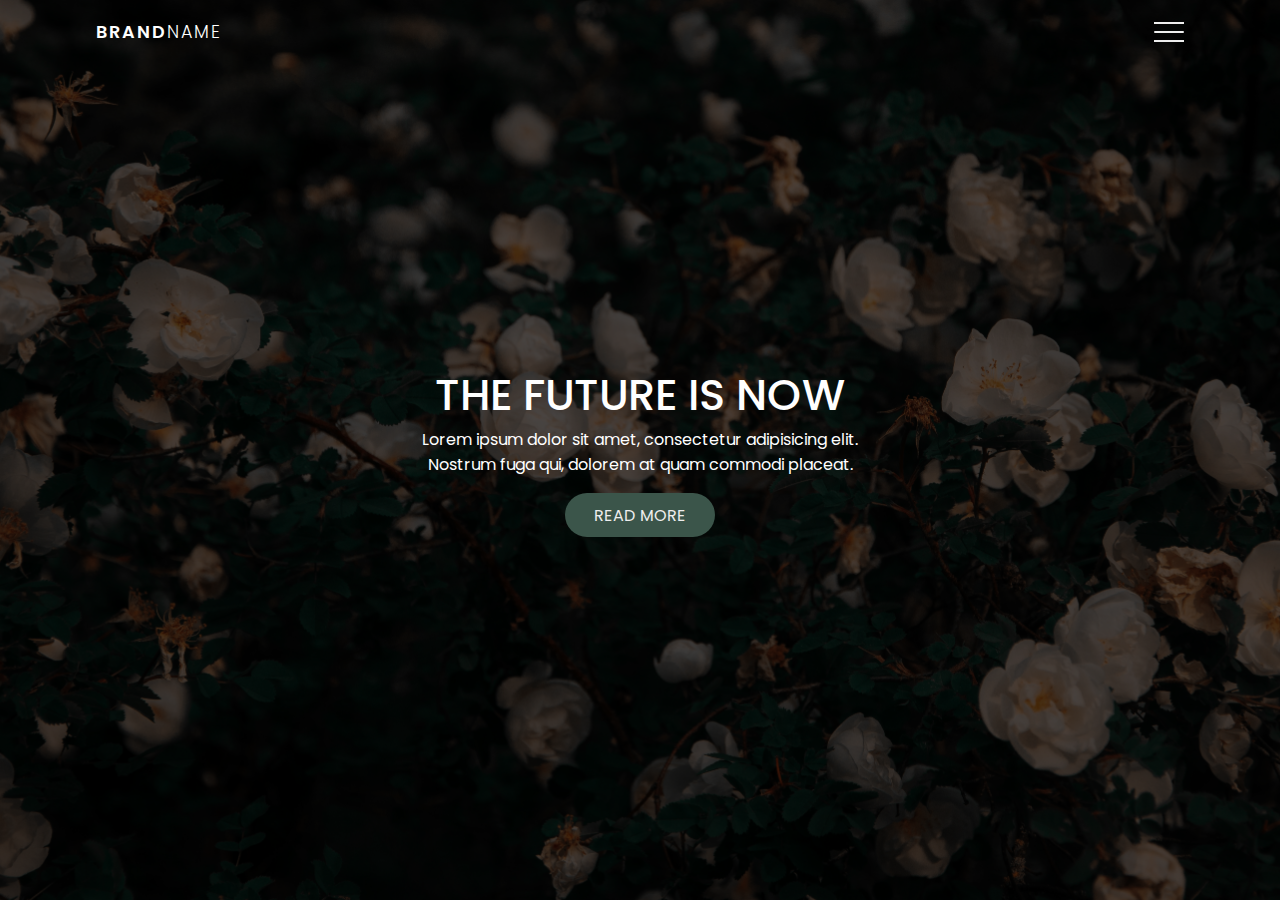
<file: HTML_code/3Dnav/index.html>
<!DOCTYPE html>
<html lang="en">
<head>
    <meta charset="UTF-8">
    <meta name="viewport" content="width=device-width, initial-scale=1.0">
    <title>Navbar Animation</title>
    <link rel="stylesheet" href="style.css">
</head>
<body>
    <div class="container">
        <div class="navbar">
            <div class="menu">
                <h3 class="logo">Brand<span>Name</span></h3>
                <div class="hamburger-menu">
                    <div class="bar"></div>
                </div>
            </div>
        </div>
        <div class="main-container">
            <div class="main">
                <header>
                    <div class="overlay">
                        <div class="inner">
                            <h2 class="title">THE FUTURE IS NOW</h2>
                            <p>Lorem ipsum dolor sit amet, consectetur adipisicing elit. Nostrum fuga qui, dolorem at quam commodi placeat.</p>
                            <a href="#" class="btn">Read More</a>
                        </div>
                    </div>
                </header>
            </div>

            <div class="shadow one"></div>
            <div class="shadow two"></div>
        </div>
        <div class="links">
            <ul>
                <li><a href="#" style="--i: 0.05s">Home</a></li>
                <li><a href="#" style="--i: 0.1s">Services</a></li>
                <li><a href="#" style="--i: 0.15s">Portfolio</a></li>
                <li><a href="#" style="--i: 0.2s">Testimonials</a></li>
                <li><a href="#" style="--i: 0.25s">About</a></li>
                <li><a href="#" style="--i: 0.3s">Contact</a></li>
            </ul>
        </div>
    </div>

    <script src="main.js"></script>
</body>
</html>
</file>
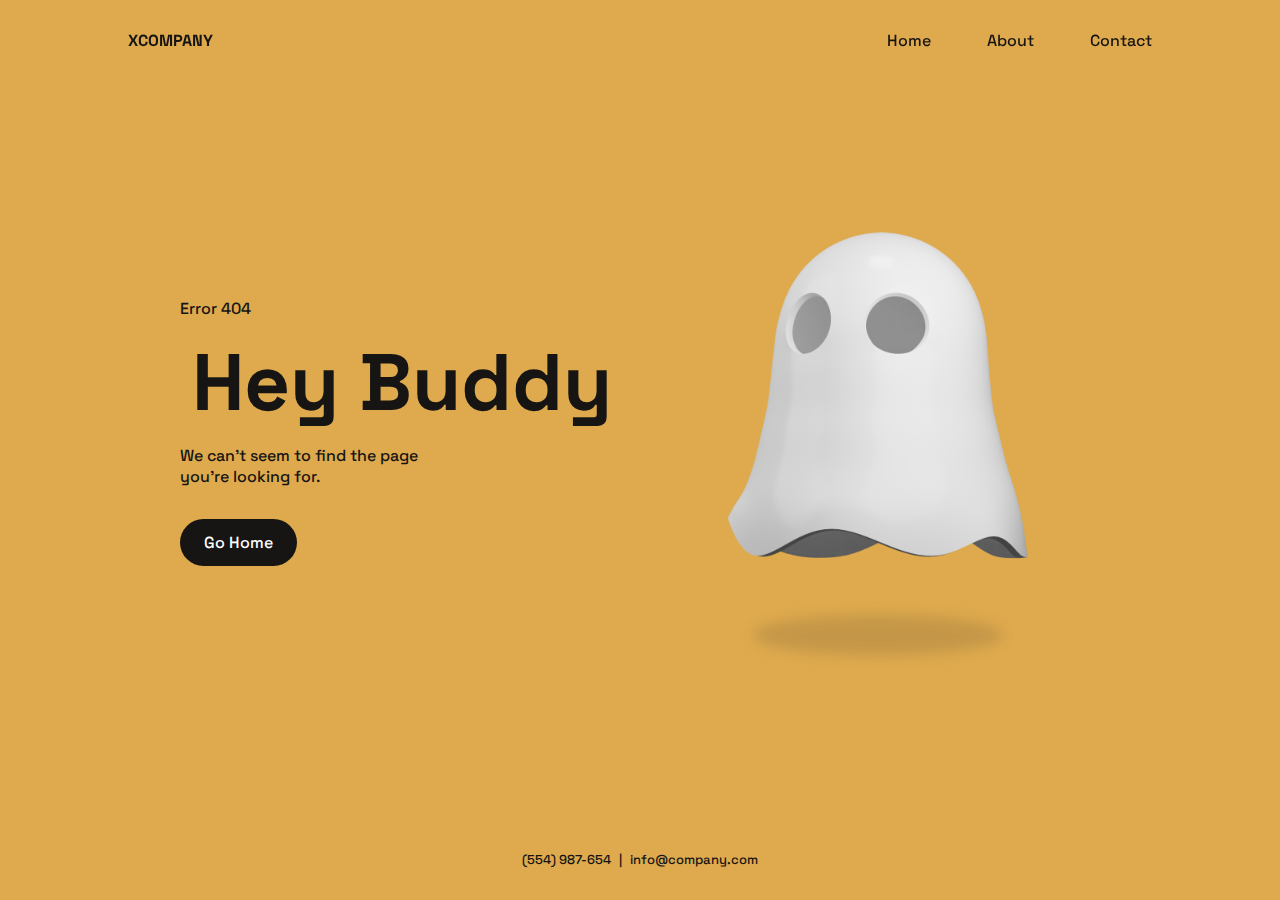
<file: HTML_code/404Page/index.html>
<!DOCTYPE html>
<html lang="en">
<head>
    <meta charset="UTF-8">
    <meta name="viewport" content="width=device-width, initial-scale=1.0">
    <title>Error 404</title>
    <!-- CSS -->
    <link rel="stylesheet" href="style.css">
    <!-- Boxicons -->
    <link href='https://unpkg.com/boxicons@2.1.4/css/boxicons.min.css' rel='stylesheet'>
</head>
<body>
    <!-- header -->
    <header class="header">
        <nav class="nav container">
            <a href="#" class="nav-logo">
                XCOMPANY
            </a>
            <div class="nav-menu">
                <ul class="nav-list">
                    <li class="nav-item"><a href="#" class="nav-link">Home</a></li>
                    <li class="nav-item"><a href="#" class="nav-link">About</a></li>
                    <li class="nav-item"><a href="#" class="nav-link">Contact</a></li>
                </ul>
                <div class="nav-close">
                    <i class="bx bx-x"></i>
                </div>
            </div>

            <!-- toggle button -->
            <div class="nav-toggle">
                <i class="bx bx-grid-alt"></i>
            </div>
        </nav>
    </header>

    <!-- main -->
    <main class="main">
        <!-- home -->
        <section class="home">
            <div class="home-container container">
                <div class="home-data">
                    <span class="home-subtitle">Error 404</span>
                    <h1 class="home-title">Hey Buddy</h1>
                    <p class="home-desc">
                        We can't seem to find the page <br> you're looking for.
                    </p>
                    <a href="#" class="home-btn">Go Home</a>
                </div>

                <div class="home-img">
                    <img src="ghost-img.png" alt="#">
                    <div class="img-shadow"></div>
                </div>
            </div>

            <footer class="home-footer">
                <span>(554) 987-654</span>
                <span> | </span>
                <span>info@company.com</span>
            </footer>
        </section>
    </main>
    
    <!-- main js -->
    <script src="main.js"></script>
</body>
</html>
</file>
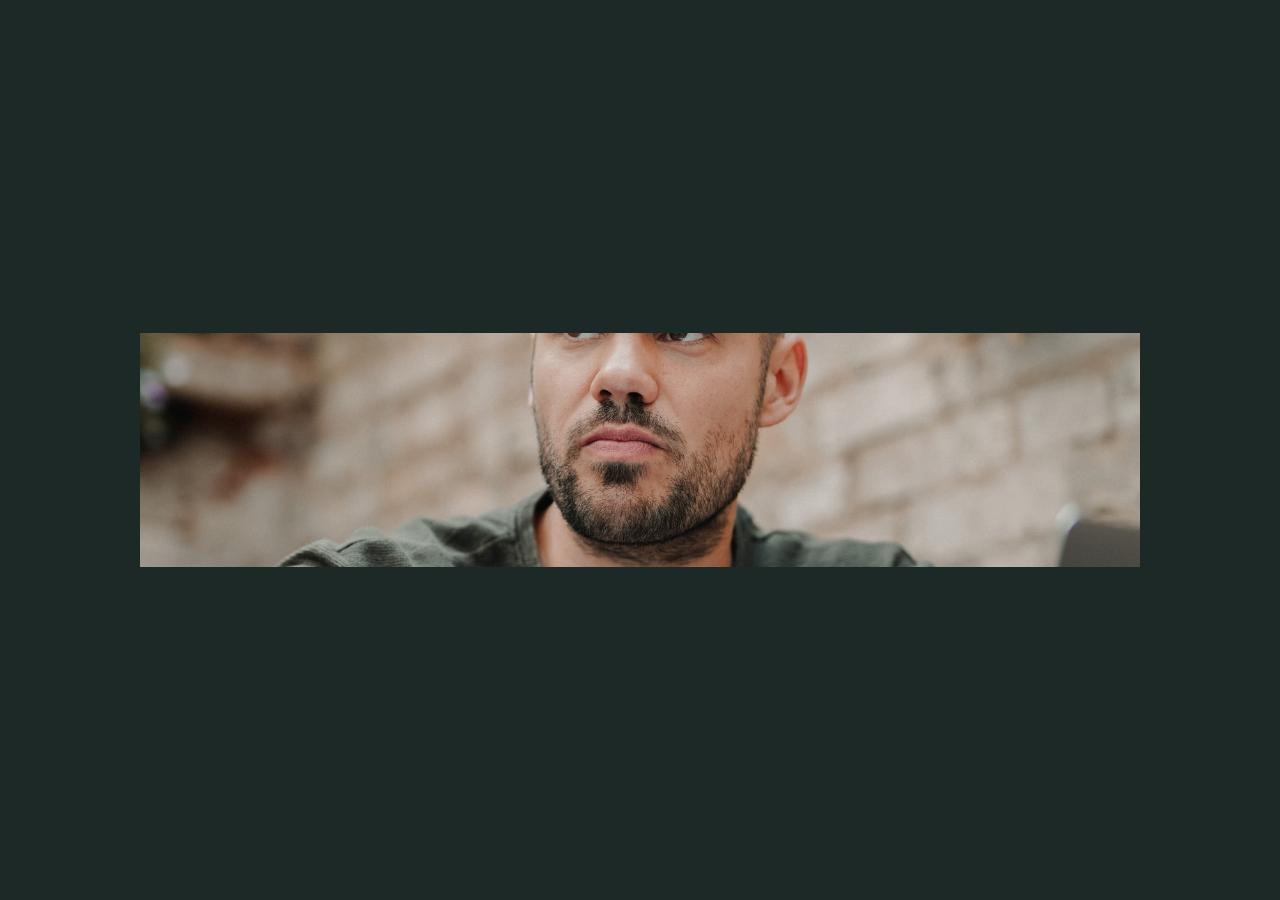
<file: HTML_code/Animation/index.html>
<!DOCTYPE html>
<html lang="en">
<head>
    <meta charset="UTF-8">
    <meta name="viewport" content="width=device-width, initial-scale=1.0">
    <title>Website Animations</title>
    <link href='https://unpkg.com/boxicons@2.1.4/css/boxicons.min.css' rel='stylesheet'>
    <link rel="stylesheet" href="style.css">
</head>

<body>

    <main>
        <nav class="hide">
            <img src="signature.png" class="signature">
            <ul>
                <li class="nav-link"><a href="#">Work<i class='bx bx-chevron-down'></i></a></li>
                <li class="nav-link"><a href="#">About</a></li>
                <li class="nav-link"><a href="#">Contact</a></li>
            </ul>
        </nav>

        <div class="image-wrap"></div>
    
        <h1 class="big-name">PERRY <br> KASHTON</h1>

        <span class="scroll hide">Scroll Down</span>
        <span class="line hide"></span>
    
        <div class="bottom-section hide">
            <p>
                <i class='bx bx-map' ></i> Located in England
            </p>
            <ul class="social-media">
                <li><a href="#"><i class='bx bxl-instagram' ></i></a></li>
                <li><a href="#"><i class='bx bxl-linkedin' ></i></a></li>
                <li><a href="#"><i class='bx bxl-twitter' ></i></a></li>
            </ul>
        </div>
    </main>

    <!-- Javascript -->
    <script src="https://cdn.jsdelivr.net/npm/gsap@3.12.2/dist/gsap.min.js"></script>
    <script src="main.js"></script>
</body>
</html>
</file>
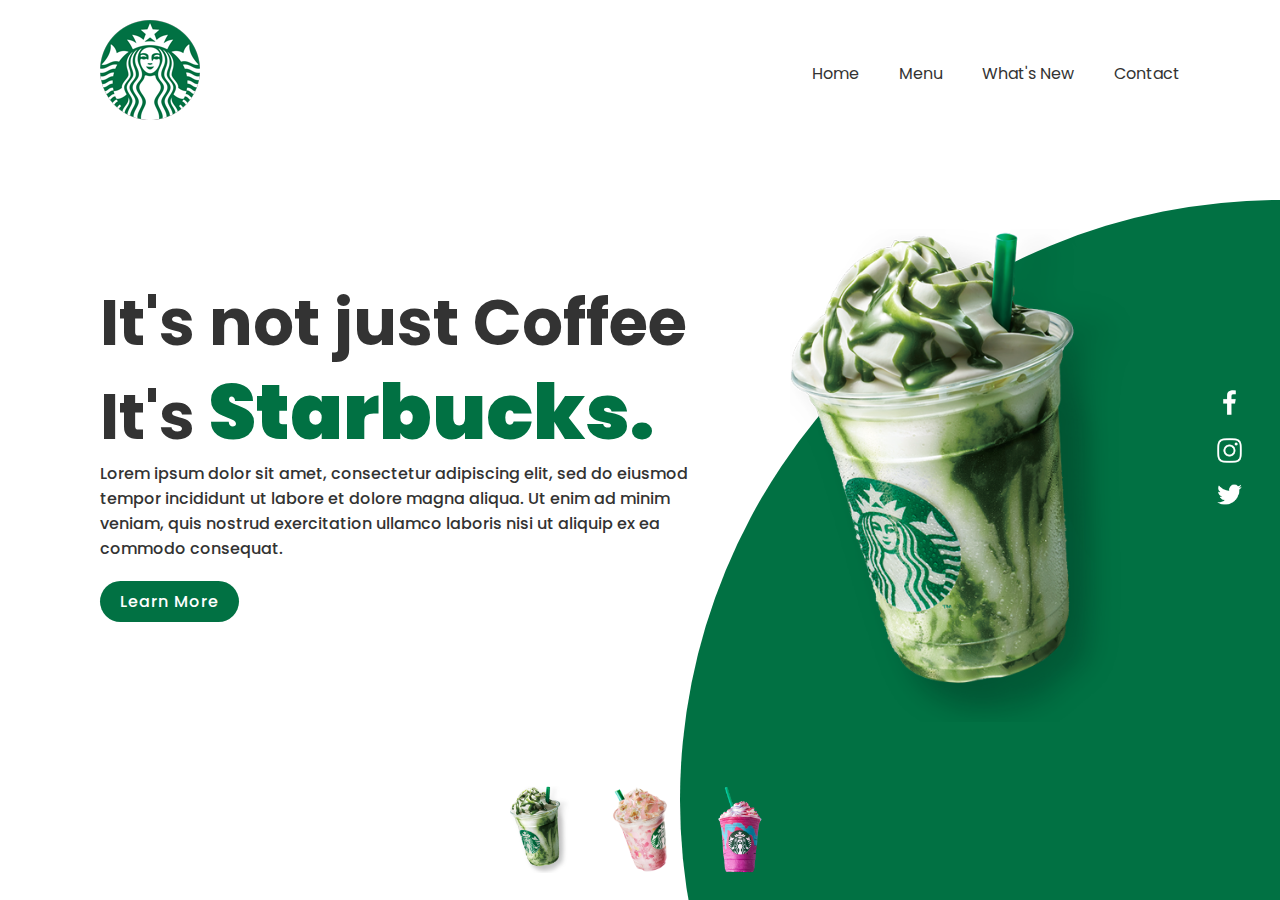
<file: HTML_code/Starbucks/index.html>
<!DOCTYPE html>
<html lang="en">
<head>
    <meta charset="UTF-8">
    <meta name="viewport" content="width=device-width, initial-scale=1.0">
    <title>Starbucks</title>
    <link rel="stylesheet" href="style.css">
</head>
<body>
    <section>
        <div class="circle"></div>
        <header>
            <a href="#" class="logo"><img src="logo.png" alt=""></a>
            <ul>
                <li><a href="#">Home</a></li>
                <li><a href="#">Menu</a></li>
                <li><a href="#">What's New</a></li>
                <li><a href="#">Contact</a></li>
            </ul>
        </header>
        <div class="content">
            <div class="textBox">
                <h2>It's not just Coffee<br>It's <span>Starbucks.</span></h2>
                <p>Lorem ipsum dolor sit amet, consectetur adipiscing elit, sed do eiusmod tempor incididunt ut labore et dolore magna aliqua. Ut enim ad minim veniam, quis nostrud exercitation ullamco laboris nisi ut aliquip ex ea commodo consequat.</p>
                <a href="#">Learn More</a>
            </div>
            <div class="imgBox">
                <img src="img1.png" class="starbucks">
            </div>
        </div>
        <ul class="thumb">
            <li><img src="img1.png" onclick="imgSlider('img1.png'); circleColor('#017143')"></li>
            <li><img src="img2.png" onclick="imgSlider('img2.png'); circleColor('#eb7495')"></li>
            <li><img src="img3.png" onclick="imgSlider('img3.png'); circleColor('#d752b1')"></li>
        </ul>
        <ul class="sci">
            <li><img src="facebook.png"></li>
            <li><img src="instagram.png"></li>
            <li><img src="twitter.png"></li>
        </ul>
    </section>

    <script type="text/javascript">
        function imgSlider(anything){
            document.querySelector('.starbucks').src = anything;
        }

        function circleColor(color){
            const circle = document.querySelector('.circle');
            circle.style.background = color;
        }
    </script>
</body>
</html>
</file>
<file: HTML_code/3Dnav/style.css>
@import url('https://fonts.googleapis.com/css2?family=Poppins:wght@200;300;400;500;600;700;800;900&display=swap');

*{
    padding: 0;
    margin: 0;
    box-sizing: border-box;
}

body{
    font-family: 'Poppins', sans-serif;
}

.container{
    min-height: 100vh;
    width: 100%;
    background-color: #485461;
    background-image: linear-gradient(135deg, #333 0%, #111 74%);
    overflow-x: hidden;
    transform-style: preserve-3d;
}

.navbar{
    position: fixed;
    top: 0;
    left: 0;
    width: 100%;
    z-index: 10;
    height: 3rem;
}

.menu{
    max-width: 72rem;
    width: 100%;
    margin: 0 auto;
    padding: 0 2rem;
    display: flex;
    justify-content: space-between;
    align-items: center;
    color: #fff;
}

.logo{
    font-size: 1.1rem;
    font-weight: 600;
    text-transform: uppercase;
    letter-spacing: 2px;
    line-height: 4rem;
}

.logo span{
    font-weight: 300;
}

.hamburger-menu{
    height: 4rem;
    width: 3rem;
    cursor: pointer;
    display: flex;
    align-items: center;
    justify-content: end;
}

.bar{
    width: 1.9rem;
    height: 1.5px;
    border-radius: 2px;
    background-color: #eee;
    transition: 0.5s;
    position: relative;
}

.bar:before, .bar:after{
    content: '';
    position: absolute;
    width: inherit;
    height: inherit;
    background-color: #eee;
    transition: 0.5s;
}

.bar:before{
    transform: translateY(-9px);
}

.bar:after{
    transform: translateY(9px);
}

.main{
    position: relative;
    width: 100%;
    left: 0;
    z-index: 5;
    background-color: #fff;
    overflow: hidden;
    transform-origin: left;
    transform-style: preserve-3d;
    transition: 0.5s; 
}

header{
    min-height: 100vh;
    width: 100%;
    background: url(img.jpg) no-repeat top center / cover;
    position: relative;
}

.overlay{
    position: absolute;
    width: 100%;
    height: 100%;
    top: 0;
    left: 0;
    background-color: rgba(0, 0, 0, 0.7);
    display: flex;
    justify-content: center;
    align-items: center;
}

.inner{
    max-width: 35rem;
    text-align: center;
    color: #fff;
    padding: 0 2rem;
    display: flex;
    flex-direction: column;
    align-items: center;
}

.title{
    font-size: 2.7rem;
    font-weight: 500;
}

.btn{
    max-width: 11rem;
    margin-top: 1rem;
    padding: 0.6rem 1.8rem;
    background-color: #3b554a;
    border: none;
    border-radius: 25px;
    color: #eee;
    text-transform: uppercase;
    cursor: pointer;
    text-decoration: none;
}

.container.active .bar{
    transform: rotate(360deg);
    background-color: transparent;
}

.container.active .bar:before{
    transform: translateY(0) rotate(45deg);
}

.container.active .bar:after{
    transform: translateY(0) rotate(-45deg);
}

.container.active .main{
    animation: main-animation 0.5s ease;
    cursor: pointer;
    transform: perspective(1300px) rotateY(20deg) scale(0.5) translateZ(310px);
}

@keyframes main-animation{
    from{
        transform: translate(0);
    }
    to{
        transform: perspective(1300px) rotateY(20deg) scale(0.5) translateZ(310px); 
    }
}

.links{
    position: absolute;
    width: 30%;
    right: 0;
    top: 0;
    height: 100vh;
    z-index: 2;
    display: flex;
    justify-content: center;
    align-items: center;
    flex-direction: column;
}

ul{
    list-style: none;
}

.links a{
    text-decoration: none;
    color: #eee;
    padding: 0.7rem 0;
    display: inline-block;
    transition: 0.3s ease;
    font-size: 1rem;
    font-weight: 300;
    text-transform: uppercase;
    letter-spacing: 1px;
    transition: 0.3s;
    opacity: 0;
    transform: translateY(10px);
    animation: hide 0.5s forwards ease;
}

.links a:hover{
    color: #fff;
}

.container.active .links a{
    animation: appear 0.5s forwards ease var(--i);
}

@keyframes appear{
    from{
        opacity: 0;
        transform: translateY(10px);
    }
    to{
        opacity: 1;
        transform: translateY(0px);
    }
}

@keyframes hide{
    from{
        opacity: 1;
        transform: translateY(0px);  
    }
    to{
        opacity: 0;
        transform: translateY(10px);
    }
}

.shadow{
    position: absolute;
    width: 100%;
    height: 100vh;
    top: 0;
    left: 0;
    background-color: #fff;
    transition: 0.5s ease;
    transform-style: preserve-3d;
    transform-origin: left;
}

.shadow.one{
    z-index: -1;
    opacity: 0.15;
}

.shadow.two{
    z-index: -2;
    opacity: 0.05;
}

.container.active .shadow.one{
    animation: s1-animation 0.5s ease;
    transform: perspective(1300px) rotateY(20deg) scale(0.5) translateZ(215px); 
}

.container.active .shadow.two{
    animation: s2-animation 0.5s ease;
    transform: perspective(1300px) rotateY(20deg) scale(0.5) translateZ(120px); 
}

@keyframes s1-animation{
    0%{
        transform: translate(0);
    }
    5%{
        transform: perspective(1300px) rotateY(20deg) scale(0.5) translateZ(310px); 
    }
    100%{
        transform: perspective(1300px) rotateY(20deg) scale(0.5) translateZ(215px); 
    }
}

@keyframes s2-animation{
    0%{
        transform: translate(0);
    }
    20%{
        transform: perspective(1300px) rotateY(20deg) scale(0.5) translateZ(310px); 
    }
    100%{
        transform: perspective(1300px) rotateY(20deg) scale(0.5) translateZ(120px); 
    }
}

.container.active .main:hover + .shadow.one{
    transform: perspective(1300px) rotateY(20deg) scale(0.5) translateZ(230px); 
}

.container.active .main:hover{
    transform: perspective(1300px) rotateY(20deg) scale(0.5) translateZ(330px); 
}
</file>
<file: HTML_code/404Page/style.css>
/* google fonts */
@import url('https://fonts.googleapis.com/css2?family=Space+Grotesk:wght@400;500;700&display=swap');

/* css variables */
:root{
    --header-height: 3.5rem;
    /* colors */
    --first-color: hsl(38, 69%, 59%);
    --text-color: hsl(38, 8%, 8%);
    /* font and typography */
    --body-font: 'Space Grotesk', sans-serif;
    --biggest-font-size: 2.375rem;
    --normal-font-size: 0.938rem;
    --smaller-font-size: 0.75rem;
}

/* Responsive typography */
@media screen and (min-width: 1024px) {
    :root{
        --biggest-font-size: 5rem;
        --normal-font-size: 1rem;
        --smaller-font-size: 0.813rem;  
    }
}

/* BASE */
*{
    box-sizing: border-box;
    padding: 0;
    margin: 0;
}

body{
    font-family: var(--body-font);
    font-size: var(--normal-font-size);
    font-weight: 500;
    color: var(--text-color);
}

ul{
    list-style: none;
}

a{
    text-decoration: none;
}

img{
    max-width: 100%;
    height: auto;
}

/* REUSABLE CSS CLASSES */
.container{
    max-width: 1024px;
    margin: 0 1.5rem;
}

.main{
    overflow: hidden;
}

/* HEADER AND NAV */
.header{
    position: fixed;
    width: 100%;
    border-color: transparent;
    top: 0;
    left: 0;
    z-index: 100;
}

.nav{
    height: var(--header-height);
    display: flex;
    justify-content: space-between;
    align-items: center;
}

.nav-logo, .nav-toggle{
    color: var(--text-color);
    display: inline-flex;
}

.nav-logo{
    font-weight: 700;
}

.nav-toggle{
    font-size: 1.25rem;
    cursor: pointer;
}

@media screen and (max-width: 767px) {
    .nav-menu{
        position: fixed;
        background-color: var(--first-color);
        left: 0;
        top: -100%;
        width: 100%;
        padding: 5rem 0 4rem;
        border-radius: 0 0 1.5rem 1.5rem;
        box-shadow: 0 2px 4px hsla(38, 4%, 15%, .15);
        transition: 0.4s;
    }
}

.nav-list{
    text-align: center;
    display: flex;
    flex-direction: column;
    row-gap: 2rem;
}

.nav-link{
    color: var(--text-color);
}

.nav-close{
    position: absolute;
    top: 1rem;
    right: 1.5rem;
    font-size: 1.5rem;
    color: var(--text-color);
    cursor: pointer;
}

.show-menu{
    top: 0;
}

/* home */
.home{
    background-color: var(--first-color);
    padding: 9rem 0 2rem;
    height: 100vh;
    display: grid;
}

.home-container{
    display: grid;
    align-content: center;
    row-gap: 2.5rem;
}

.home-data{
    text-align: center;
}

.home-subtitle{
    display: block;
}

.home-title{
    font-size: var(--biggest-font-size);
    margin: 0.75rem;
}

.home-btn{
    margin-top: 2rem;
    display: inline-block;
    background-color: var(--text-color);
    color: #fff;
    padding: 0.80rem 1.5rem;
    border-radius: 3rem;
    transition: 0.4s;
}

.home-btn:hover {
    box-shadow: 0 4px 12px hsla(38, 69%, 8%, .2);
}

.home-img img{
    width: 230px;
    animation: floaty 1.8s infinite alternate;
}

.home-img{
    justify-self: center;
}

.img-shadow{
    width: 130px;
    height: 24px;
    background-color: hsla(38, 21%, 19%, .16);
    margin: 0 auto;
    border-radius: 50%;
    filter: blur(7px);
    animation: shadow 1.8s infinite alternate;
}

.home-footer{
    display: flex;
    justify-content: center;
    column-gap: 0.5rem;
    font-size: var(--smaller-font-size);
    align-self: flex-end;
}

/* ANIMATE GHOST */
@keyframes floaty{
    0%{
        transform: translateY(0px);
    }
    100%{
        transform: translateY(15px);
    }
}

@keyframes shadow {
    0% {
      transform: scale(1, 1);
    }
    100% {
      transform: scale(.85, .85);
    }
  }

  /* BREAKPOINTS */
  /* For small devices */
@media screen and (max-width: 320px) {
    .home {
      padding-top: 7rem;
    }
  }
  
  /* For medium devices */
  @media screen and (min-width: 767px) {
    .nav {
      height: calc(var(--header-height) + 1.5rem);
    }
    .nav-toggle, 
    .nav-close {
      display: none;
    }
    .nav-list {
      flex-direction: row;
      column-gap: 3.5rem;
    }
  }
  
  /* For large devices */
  @media screen and (min-width: 1024px) {
    .home-container {
      grid-template-columns: repeat(2, 1fr);
      align-items: center;
      column-gap: 2rem;
    }
    .home-data {
      text-align: left;
    }
    .home-img img {
      width: 400px;
    }
    .img-shadow {
      width: 250px;
      height: 40px;
    }
  }
  
  @media screen and (min-width: 1048px) {
    .container {
      margin-left: auto;
      margin-right: auto;
    }
  }
  
  /* For 2K resolutions (2048 x 1152, 2048 x 1536) */
  @media screen and (min-width: 2048px) {
    body {
      zoom: 1.7;
    }
  
    .home {
      height: initial;
      row-gap: 4rem;
    }
  }
  
  /* For 4K resolutions (3840 x 2160, 4096 x 2160) */
  @media screen and (min-width: 3840px) {
    body {
      zoom: 3.1;
    }
  }
</file>
<file: HTML_code/Animation/style.css>
@import url('https://fonts.googleapis.com/css2?family=Bodoni+Moda:opsz@6..96&family=Poppins:wght@200;300;400;500;600;700;800;900&display=swap');

*{
    padding: 0;
    margin: 0;
    box-sizing: border-box;
}

body{
    font-family: 'Poppins', sans-serif;
}

a{
    text-decoration: none;
}

ul{
    list-style: none;
}

main{
    position: relative;
    background-color: #1d2927;
    width: 100%;
    min-height: 750px;
    height: 100vh;
    overflow: hidden;
    padding: 1.5rem 3rem;
    display: flex;
    flex-direction: column;
    justify-content: space-between;
}

.signature{
    width: 100px;
    grid-column-start: 2;
}

nav{
    display: grid;
    grid-template-columns: 1fr auto 1fr;
    align-items: center;
    justify-items: center;
}

nav ul{
    display: flex;
    justify-self: flex-end;
}

.nav-link a{
    display: inline-block;
    padding: 1rem 2rem;
    color: #e7e2db;
    font-weight: 200;
    letter-spacing: 1px;
    transition: .3s;
}

::selection{
    background: rgba(0, 0, 0, 0.8);
}

.nav-link a:hover{
    color: #f3c892;
}

.nav-link a i{
    transform: translateY(2px);
    margin-left: 0.2rem;
    font-size: 1.1rem;
}

.image-wrap{
    position: absolute;
    width: 85%;
    max-width: 1000px;
    height: 0px;
    bottom: 50%;
    left: 50%;
    transform: translateX(-50%) translateY(50%);
    background-image: url("image.png");
    background-size: 150%;
    background-position: 50% 58%;
    background-repeat: no-repeat;
}

.big-name{
    position: relative;
    z-index: 1;
    color: #f3f0eb;
    font-size: 7.5rem;
    font-family: 'Bodoni Moda', serif;
    text-align: center;
    line-height: 1;
}

.bottom-section{
    display: flex;
    justify-content: space-between;
    align-items: center;
}

.bottom-section p{
    color: #777;
    font-weight: 300;
    display: flex;
    align-items: center;
}

.bottom-section p i{
    color: #f3c892;
    font-size: 1.2rem;
    margin-right: 1rem;
}

.social-media{
    display: flex;
}

.social-media a{
    margin-left: 0.8rem;
    font-size: 1.2rem;
    color: #777;
    transition: 0.3s;
}

.social-media a:hover{
    color: #f3c892;
}

.scroll{
    position: absolute;
    color: #f3c892;
    font-weight: 300;
    left: 50%;
    transform: translateX(-50%);
    bottom: 100px;
    height: 50px;
}

.line{
    position: absolute;
    width: 1px;
    height: 100px;
    left: 50%;
    transform: translateX(-50%);
    bottom:0;
    background-color: #f3c892;
}
</file>
<file: HTML_code/Starbucks/style.css>
@import url('https://fonts.googleapis.com/css2?family=Poppins:wght@200;300;400;500;600;700;800;900&display=swap');

*{
    margin: 0;
    padding: 0;
    box-sizing: border-box;
    font-family: 'Poppins', sans-serif
}

section{
    position: relative;
    width: 100%;
    min-height: 100vh;
    padding: 100px;
    display: flex;
    justify-content: space-between;
    align-items: center;
    background: #fff;
}

header{
    position: absolute;
    top: 0;
    left: 0;
    width: 100%;
    padding: 20px 100px;
    display: flex;
    justify-content: space-between;
    align-items: center;
}

.logo{
    position: relative;
    max-width: 80px;
}

header ul{
    position: relative;
    display: flex;
}

ul li{
    list-style: none;
}

header ul li a{
    display: inline-block;
    color: #333;
    font-weight: 400;
    margin-left: 40px;
    text-decoration: none;
}

.content{
    position: relative;
    width: 100%;
    display: flex;
    justify-content: space-between;
    align-items: center;
}

.textBox{
    color: #333;
    max-width: 600px;
    font-weight: 500;
}

.textBox h2{
    font-size: 4em;
    line-height: 1.4em;
}

h2 span{
    color: #017143;
    font-size: 1.2em;
    font-weight: 900;
}

.textBox a{
    display: inline-block;
    margin-top: 20px;
    padding: 8px 20px;
    background: #017143;
    color: #fff;
    border-radius: 40px;
    letter-spacing: 1px;
    text-decoration: none;
}

.imgBox{
    width: 600px;
    display: flex;
    justify-content: flex-end;
    padding-right: 50px;
    margin-top: 50px;
}

.imgBox img{
    max-width: 340px;
}

.thumb{
    position: absolute;
    left: 50%;
    bottom: 20px;
    transform: translateX(-50%);
    display: flex;
}

.thumb li{
    margin: 0 20px;
    display: inline-block;
    cursor: pointer;
    transition: 0.5s;
}

.thumb li:hover{
    transform: translateY(-15px);
}

.thumb li img{
    max-width: 60px;
}

.sci{
    position: absolute;
    top: 50%;
    right: 30px;
    transform: translateY(-50%);
    display: flex;
    justify-content: center;
    align-items: center;
    flex-direction: column;
}

.sci li a{
    display: inline-block;
    margin: 5px 0;
}

.sci img{
    transform: scale(0.6);
    filter: invert(1);
}

.circle{
    position: absolute;
    top: 0;
    left: 0;
    width: 100%;
    height: 100%;
    background: #017143;
    clip-path: circle(600px at right 800px);
}
</file>
